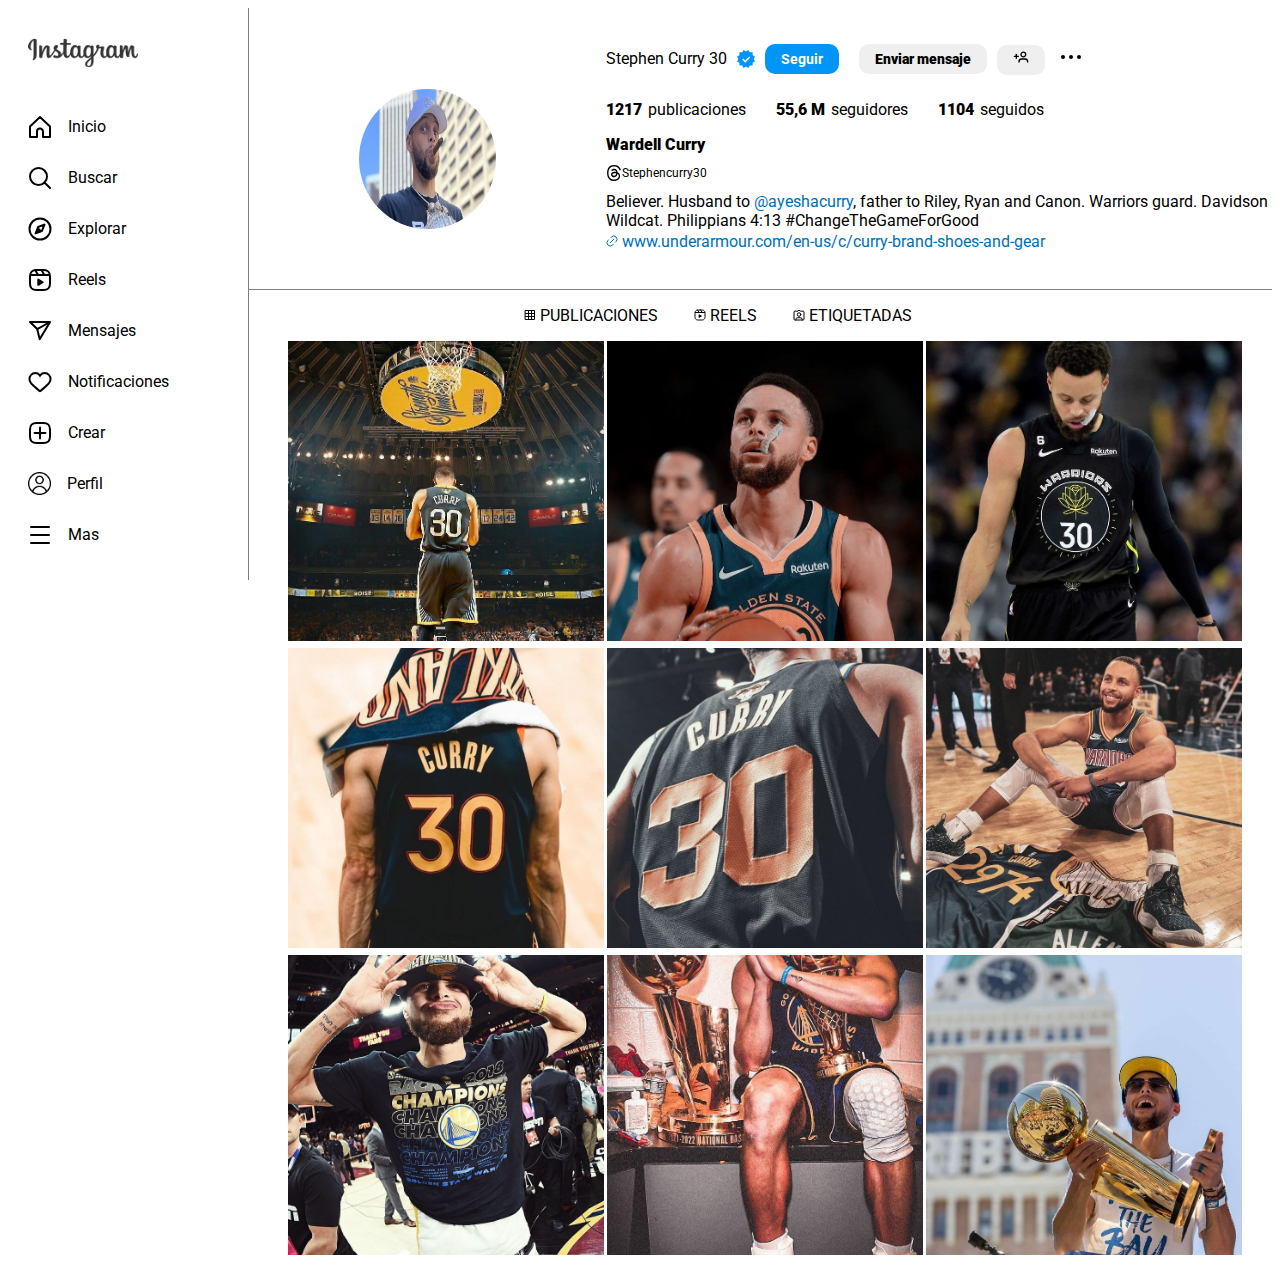
<file: index.html>
<!DOCTYPE html>
<html lang="en">
  <head>
    <meta charset="UTF-8" />
    <meta name="viewport" content="width=device-width, initial-scale=1.0" />
    <title>Wardell Curry @Stephencurry30</title>
    <link rel="preconnect" href="https://fonts.googleapis.com">
  <link rel="preconnect" href="https://fonts.gstatic.com" crossorigin>
  <link href="https://fonts.googleapis.com/css2?family=Dancing+Script:wght@400;500;600;700&family=Roboto:wght@300&display=swap" rel="stylesheet">
    <link rel="stylesheet" href="styles.css" />
  </head>
  <body>

    <aside>
      
      <img src="ig.png" alt="ig" width="110px" height="50">
      
      <br> <br>
      
      <div class="widget">
        <svg aria-label="Inicio"  fill="currentColor" height="24" role="img" viewBox="0 0 24 24" width="24"><title>Inicio</title><path d="M9.005 16.545a2.997 2.997 0 0 1 2.997-2.997A2.997 2.997 0 0 1 15 16.545V22h7V11.543L12 2 2 11.543V22h7.005Z" fill="none" stroke="currentColor" stroke-linejoin="round" stroke-width="2"></path></svg>
        <p class="move">Inicio</p>
      </div>

      <div class="widget">
        <svg aria-label="Buscar"  fill="currentColor" height="24" role="img" viewBox="0 0 24 24" width="24"><title>Buscar</title><path d="M19 10.5A8.5 8.5 0 1 1 10.5 2a8.5 8.5 0 0 1 8.5 8.5Z" fill="none" stroke="currentColor" stroke-linecap="round" stroke-linejoin="round" stroke-width="2"></path><line fill="none" stroke="currentColor" stroke-linecap="round" stroke-linejoin="round" stroke-width="2" x1="16.511" x2="22" y1="16.511" y2="22"></line></svg>
        <p class="move">Buscar</p>
      </div>

      <div class="widget">
        <svg aria-label="Explorar"  fill="currentColor" height="24" role="img" viewBox="0 0 24 24" width="24"><title>Explorar</title><polygon fill="none" points="13.941 13.953 7.581 16.424 10.06 10.056 16.42 7.585 13.941 13.953" stroke="currentColor" stroke-linecap="round" stroke-linejoin="round" stroke-width="2"></polygon><polygon fill-rule="evenodd" points="10.06 10.056 13.949 13.945 7.581 16.424 10.06 10.056"></polygon><circle cx="12.001" cy="12.005" fill="none" r="10.5" stroke="currentColor" stroke-linecap="round" stroke-linejoin="round" stroke-width="2"></circle></svg>
        <p class="move">Explorar</p>
      </div>

      <div class="widget">
        <svg aria-label="Reels"  fill="currentColor" height="24" role="img" viewBox="0 0 24 24" width="24"><title>Reels</title><line fill="none" stroke="currentColor" stroke-linejoin="round" stroke-width="2" x1="2.049" x2="21.95" y1="7.002" y2="7.002"></line><line fill="none" stroke="currentColor" stroke-linecap="round" stroke-linejoin="round" stroke-width="2" x1="13.504" x2="16.362" y1="2.001" y2="7.002"></line><line fill="none" stroke="currentColor" stroke-linecap="round" stroke-linejoin="round" stroke-width="2" x1="7.207" x2="10.002" y1="2.11" y2="7.002"></line><path d="M2 12.001v3.449c0 2.849.698 4.006 1.606 4.945.94.908 2.098 1.607 4.946 1.607h6.896c2.848 0 4.006-.699 4.946-1.607.908-.939 1.606-2.096 1.606-4.945V8.552c0-2.848-.698-4.006-1.606-4.945C19.454 2.699 18.296 2 15.448 2H8.552c-2.848 0-4.006.699-4.946 1.607C2.698 4.546 2 5.704 2 8.552Z" fill="none" stroke="currentColor" stroke-linecap="round" stroke-linejoin="round" stroke-width="2"></path><path d="M9.763 17.664a.908.908 0 0 1-.454-.787V11.63a.909.909 0 0 1 1.364-.788l4.545 2.624a.909.909 0 0 1 0 1.575l-4.545 2.624a.91.91 0 0 1-.91 0Z" fill-rule="evenodd"></path></svg>
        <p class="move">Reels</p>
      </div>

      <div class="widget">
        <svg aria-label="Direct"  fill="currentColor" height="24" role="img" viewBox="0 0 24 24" width="24"><title>Direct</title><line fill="none" stroke="currentColor" stroke-linejoin="round" stroke-width="2" x1="22" x2="9.218" y1="3" y2="10.083"></line><polygon fill="none" points="11.698 20.334 22 3.001 2 3.001 9.218 10.084 11.698 20.334" stroke="currentColor" stroke-linejoin="round" stroke-width="2"></polygon></svg>
        <p class="move">Mensajes</p>
      </div>

      <div class="widget">
        <svg aria-label="Notificaciones" class="x1lliihq x1n2onr6 x5n08af" fill="currentColor" height="24" role="img" viewBox="0 0 24 24" width="24"><title>Notificaciones</title><path d="M16.792 3.904A4.989 4.989 0 0 1 21.5 9.122c0 3.072-2.652 4.959-5.197 7.222-2.512 2.243-3.865 3.469-4.303 3.752-.477-.309-2.143-1.823-4.303-3.752C5.141 14.072 2.5 12.167 2.5 9.122a4.989 4.989 0 0 1 4.708-5.218 4.21 4.21 0 0 1 3.675 1.941c.84 1.175.98 1.763 1.12 1.763s.278-.588 1.11-1.766a4.17 4.17 0 0 1 3.679-1.938m0-2a6.04 6.04 0 0 0-4.797 2.127 6.052 6.052 0 0 0-4.787-2.127A6.985 6.985 0 0 0 .5 9.122c0 3.61 2.55 5.827 5.015 7.97.283.246.569.494.853.747l1.027.918a44.998 44.998 0 0 0 3.518 3.018 2 2 0 0 0 2.174 0 45.263 45.263 0 0 0 3.626-3.115l.922-.824c.293-.26.59-.519.885-.774 2.334-2.025 4.98-4.32 4.98-7.94a6.985 6.985 0 0 0-6.708-7.218Z"></path></svg>
        <p class="move">Notificaciones</p>
      </div>

      <div class="widget">
        <svg aria-label="Nueva publicación"  fill="currentColor" height="24" role="img" viewBox="0 0 24 24" width="24"><title>Nueva publicación</title><path d="M2 12v3.45c0 2.849.698 4.005 1.606 4.944.94.909 2.098 1.608 4.946 1.608h6.896c2.848 0 4.006-.7 4.946-1.608C21.302 19.455 22 18.3 22 15.45V8.552c0-2.849-.698-4.006-1.606-4.945C19.454 2.7 18.296 2 15.448 2H8.552c-2.848 0-4.006.699-4.946 1.607C2.698 4.547 2 5.703 2 8.552Z" fill="none" stroke="currentColor" stroke-linecap="round" stroke-linejoin="round" stroke-width="2"></path><line fill="none" stroke="currentColor" stroke-linecap="round" stroke-linejoin="round" stroke-width="2" x1="6.545" x2="17.455" y1="12.001" y2="12.001"></line><line fill="none" stroke="currentColor" stroke-linecap="round" stroke-linejoin="round" stroke-width="2" x1="12.003" x2="12.003" y1="6.545" y2="17.455"></line></svg>
        <p class="move">Crear</p>
      </div>

      <div class="widget">
        <img src="usuario.png" alt="user" height="23px" width="23px">
        <p class="move">Perfil</p>
        
      </div>

      <div class="widget">
        <svg aria-label="Configuración"  fill="currentColor" height="24" role="img" viewBox="0 0 24 24" width="24"><title>Configuración</title><line fill="none" stroke="currentColor" stroke-linecap="round" stroke-linejoin="round" stroke-width="2" x1="3" x2="21" y1="4" y2="4"></line><line fill="none" stroke="currentColor" stroke-linecap="round" stroke-linejoin="round" stroke-width="2" x1="3" x2="21" y1="12" y2="12"></line><line fill="none" stroke="currentColor" stroke-linecap="round" stroke-linejoin="round" stroke-width="2" x1="3" x2="21" y1="20" y2="20"></line></svg>
        <p class="move">Mas</p>
      </div>
    </aside>
   
  
    <main>
      <section class="perfil">
        
        <div class="fotop">
          <img src="perfil.jpg" alt="error" height="140px" width="58%" />
        </div>
        
        
        <div class="texto">
          <div class="curry"><p>Stephen Curry 30</p>
          <svg
            aria-label="Verificado"
            class="separar"
            fill="rgb(0, 149, 246)"
            height="18"
            role="img"
            viewBox="0 0 40 40"
            width="18"
          >
           
            <path
              d="M19.998 3.094 14.638 0l-2.972 5.15H5.432v6.354L0 14.64 3.094 20 0 25.359l5.432 3.137v5.905h5.975L14.638 40l5.36-3.094L25.358 40l3.232-5.6h6.162v-6.01L40 25.359 36.905 20 40 14.641l-5.248-3.03v-6.46h-6.419L25.358 0l-5.36 3.094Zm7.415 11.225 2.254 2.287-11.43 11.5-6.835-6.93 2.244-2.258 4.587 4.581 9.18-9.18Z"
              fill-rule="evenodd"
            ></path>
          </svg>
          <div class="ss">
            <a class="estilo1" href="#">Seguir</a>
          </div>
          <div class="esms">
            <a class="estilo2" href="#">Enviar mensaje</a>
          </div>
          <div class="agg">
            <a class="estilo2" href="#"><svg
              aria-label="Cuentas similares"
              class="second"
              fill="currentColor"
              height="16"
              role="img"
              viewBox="0 0 24 24"
              width="16"
            >
              
              <path
                d="M19.006 8.252a3.5 3.5 0 1 1-3.499-3.5 3.5 3.5 0 0 1 3.5 3.5Z"
                fill="none"
                stroke="currentColor"
                stroke-miterlimit="10"
                stroke-width="2"
              ></path>
              <path
                d="M22 19.5v-.447a4.05 4.05 0 0 0-4.05-4.049h-4.906a4.05 4.05 0 0 0-4.049 4.049v.447"
                fill="none"
                stroke="currentColor"
                stroke-linecap="round"
                stroke-linejoin="round"
                stroke-width="2"
              ></path>
              <line
                fill="none"
                stroke="currentColor"
                stroke-linecap="round"
                stroke-miterlimit="10"
                stroke-width="2"
                x1="5.001"
                x2="5.001"
                y1="7.998"
                y2="14.003"
              ></line>
              <line
                fill="none"
                stroke="currentColor"
                stroke-linecap="round"
                stroke-miterlimit="10"
                stroke-width="2"
                x1="8.004"
                x2="2.003"
                y1="11"
                y2="11"
              ></line>
            </svg></a>
          </div>
          <div class="tresp">
            <svg
              aria-label="Opciones"
              class="second"
              fill="currentColor"
              height="32"
              role="img"
              viewBox="0 0 24 24"
              width="32"
            >
              
              <circle cx="12" cy="12" r="1.5"></circle>
              <circle cx="6" cy="12" r="1.5"></circle>
              <circle cx="18" cy="12" r="1.5"></circle>
            </svg>
          </div>
        </div>
        <div class="seguidores">
          <p class="negrita">1217 </p>
          <p class="space2">publicaciones</p>
          <p class="negrita">55,6 M</p>
          <p class="space2"> seguidores</p>
          <p class="negrita">1104</p>
          <p class="space2"> seguidos</p>
        </div> 
        
          <div>
            <p class="wardell">Wardell Curry</p>
          </div>
      
        <div class="arroba">
          
         <svg aria-label="Threads" fill="currentColor" height="16" role="img" viewBox="0 0 192 192" width="16"><title>Threads</title><path class="xcslo1z" d="M141.537 88.9883C140.71 88.5919 139.87 88.2104 139.019 87.8451C137.537 60.5382 122.616 44.905 97.5619 44.745C97.4484 44.7443 97.3355 44.7443 97.222 44.7443C82.2364 44.7443 69.7731 51.1409 62.102 62.7807L75.881 72.2328C81.6116 63.5383 90.6052 61.6848 97.2286 61.6848C97.3051 61.6848 97.3819 61.6848 97.4576 61.6855C105.707 61.7381 111.932 64.1366 115.961 68.814C118.893 72.2193 120.854 76.925 121.825 82.8638C114.511 81.6207 106.601 81.2385 98.145 81.7233C74.3247 83.0954 59.0111 96.9879 60.0396 116.292C60.5615 126.084 65.4397 134.508 73.775 140.011C80.8224 144.663 89.899 146.938 99.3323 146.423C111.79 145.74 121.563 140.987 128.381 132.296C133.559 125.696 136.834 117.143 138.28 106.366C144.217 109.949 148.617 114.664 151.047 120.332C155.179 129.967 155.42 145.8 142.501 158.708C131.182 170.016 117.576 174.908 97.0135 175.059C74.2042 174.89 56.9538 167.575 45.7381 153.317C35.2355 139.966 29.8077 120.682 29.6052 96C29.8077 71.3178 35.2355 52.0336 45.7381 38.6827C56.9538 24.4249 74.2039 17.11 97.0132 16.9405C119.988 17.1113 137.539 24.4614 149.184 38.788C154.894 45.8136 159.199 54.6488 162.037 64.9503L178.184 60.6422C174.744 47.9622 169.331 37.0357 161.965 27.974C147.036 9.60668 125.202 0.195148 97.0695 0H96.9569C68.8816 0.19447 47.2921 9.6418 32.7883 28.0793C19.8819 44.4864 13.2244 67.3157 13.0007 95.9325L13 96L13.0007 96.0675C13.2244 124.684 19.8819 147.514 32.7883 163.921C47.2921 182.358 68.8816 191.806 96.9569 192H97.0695C122.03 191.827 139.624 185.292 154.118 170.811C173.081 151.866 172.51 128.119 166.26 113.541C161.776 103.087 153.227 94.5962 141.537 88.9883ZM98.4405 129.507C88.0005 130.095 77.1544 125.409 76.6196 115.372C76.2232 107.93 81.9158 99.626 99.0812 98.6368C101.047 98.5234 102.976 98.468 104.871 98.468C111.106 98.468 116.939 99.0737 122.242 100.233C120.264 124.935 108.662 128.946 98.4405 129.507Z"></path></svg>
          <p>Stephencurry30</p>
          
         
        
        </div>

        <div>
          Believer. Husband to <a class="blue" href="/ayeshacurry/" role="link" tabindex="0">@ayeshacurry</a>, father to Riley, Ryan and Canon. Warriors guard. Davidson Wildcat. Philippians 4:13 #ChangeTheGameForGood
        </div>

        <div class="link">
          <svg aria-label="Icono de enlace"  fill="currentColor" height="12" role="img" viewBox="0 0 24 24" width="12"><title>Icono de enlace</title><path d="m9.726 5.123 1.228-1.228a6.47 6.47 0 0 1 9.15 9.152l-1.227 1.227m-4.603 4.603-1.228 1.228a6.47 6.47 0 0 1-9.15-9.152l1.227-1.227" fill="none" stroke="currentColor" stroke-linecap="round" stroke-linejoin="round" stroke-width="2"></path><line fill="none" stroke="currentColor" stroke-linecap="round" stroke-linejoin="round" stroke-width="2" x1="8.471" x2="15.529" y1="15.529" y2="8.471"></line></svg>
          <span >www.underarmour.com/en-us/c/curry-brand-shoes-and-gear</span>
        </div>

       

        <br><br>

        </div>
      </section>

      
      <div class="funciones">
       
        <p class="space2"> <svg aria-label="" class="x1lliihq x1n2onr6 x1roi4f4" fill="currentColor" height="12" role="img" viewBox="0 0 24 24" width="12"><title></title><rect fill="none" height="18" stroke="currentColor" stroke-linecap="round" stroke-linejoin="round" stroke-width="2" width="18" x="3" y="3"></rect><line fill="none" stroke="currentColor" stroke-linecap="round" stroke-linejoin="round" stroke-width="2" x1="9.015" x2="9.015" y1="3" y2="21"></line><line fill="none" stroke="currentColor" stroke-linecap="round" stroke-linejoin="round" stroke-width="2" x1="14.985" x2="14.985" y1="3" y2="21"></line><line fill="none" stroke="currentColor" stroke-linecap="round" stroke-linejoin="round" stroke-width="2" x1="21" x2="3" y1="9.015" y2="9.015"></line><line fill="none" stroke="currentColor" stroke-linecap="round" stroke-linejoin="round" stroke-width="2" x1="21" x2="3" y1="14.985" y2="14.985"></line></svg> PUBLICACIONES</p>
       
        <p class="space2">  <svg aria-label="" class="x1lliihq x1n2onr6 x1roi4f4" fill="currentColor" height="12" role="img" viewBox="0 0 24 24" width="12"><title></title><line fill="none" stroke="currentColor" stroke-linejoin="round" stroke-width="2" x1="2.049" x2="21.95" y1="7.002" y2="7.002"></line><line fill="none" stroke="currentColor" stroke-linecap="round" stroke-linejoin="round" stroke-width="2" x1="13.504" x2="16.362" y1="2.001" y2="7.002"></line><line fill="none" stroke="currentColor" stroke-linecap="round" stroke-linejoin="round" stroke-width="2" x1="7.207" x2="10.002" y1="2.11" y2="7.002"></line><path d="M2 12.001v3.449c0 2.849.698 4.006 1.606 4.945.94.908 2.098 1.607 4.946 1.607h6.896c2.848 0 4.006-.699 4.946-1.607.908-.939 1.606-2.096 1.606-4.945V8.552c0-2.848-.698-4.006-1.606-4.945C19.454 2.699 18.296 2 15.448 2H8.552c-2.848 0-4.006.699-4.946 1.607C2.698 4.546 2 5.704 2 8.552Z" fill="none" stroke="currentColor" stroke-linecap="round" stroke-linejoin="round" stroke-width="2"></path><path d="M9.763 17.664a.908.908 0 0 1-.454-.787V11.63a.909.909 0 0 1 1.364-.788l4.545 2.624a.909.909 0 0 1 0 1.575l-4.545 2.624a.91.91 0 0 1-.91 0Z" fill-rule="evenodd"></path></svg> REELS</p>
        <p class="space2"><svg aria-label="" class="x1lliihq x1n2onr6 x5n08af" fill="currentColor" height="12" role="img" viewBox="0 0 24 24" width="12"><title></title><path d="M10.201 3.797 12 1.997l1.799 1.8a1.59 1.59 0 0 0 1.124.465h5.259A1.818 1.818 0 0 1 22 6.08v14.104a1.818 1.818 0 0 1-1.818 1.818H3.818A1.818 1.818 0 0 1 2 20.184V6.08a1.818 1.818 0 0 1 1.818-1.818h5.26a1.59 1.59 0 0 0 1.123-.465Z" fill="none" stroke="currentColor" stroke-linecap="round" stroke-linejoin="round" stroke-width="2"></path><path d="M18.598 22.002V21.4a3.949 3.949 0 0 0-3.948-3.949H9.495A3.949 3.949 0 0 0 5.546 21.4v.603" fill="none" stroke="currentColor" stroke-linecap="round" stroke-linejoin="round" stroke-width="2"></path><circle cx="12.072" cy="11.075" fill="none" r="3.556" stroke="currentColor" stroke-linecap="round" stroke-linejoin="round" stroke-width="2"></circle></svg> ETIQUETADAS</p>
      </div> 
   

  <div class="container">
        
      <div class="columna">
        <img src="./imagenes/cinco.jpg" alt="" >
        </div>
      <div class="columna">
        <img src="./imagenes/dos.jpg" alt="">
      </div>
      <div class="columna">
        <img src="./imagenes/tres.jpg" alt="">
      </div>
      
      <div class="columna">
        <img src="./imagenes/cuatro.jpg" alt=""> 
      </div>

      <div class="columna"> 
        <img src="./imagenes/uno.jpg" alt="">
      </div>

      <div class="columna"> 
        <img src="./imagenes/seis.jpg" alt="">
      </div>

        <div class="columna"> 
          <img src="./imagenes/siete.jpg" alt="">
        </div>

        <div class="columna"> 
          <img src="./imagenes/ocho.jpg" alt="">
        </div>

        <div class="columna"> 
          <img src="./imagenes/nueve.jpg" alt="">
        </div>

        
    
  </div>
</main>    
</body>
</html>
</file>
<file: styles.css>
body{font-family: 'Dancing Script', cursive;
  font-family: 'Roboto', sans-serif;}

.perfil {
  display: grid;
  grid-template-columns: 35% 65%;
  justify-items: center;
  align-content: center;
  align-items: center;
  justify-content: center;
  padding-top: 25px;
  border-bottom: 1px grey solid;
  
}

.fotop img {
  border-radius: 100%;
}

.fotop{
  padding-left: 100px;
}


.curry {
  display: flex;
  
  align-content: center;
 
  align-items: center;
}

.separar{
  padding-left: 10px;
}

.esms {
  padding: 0 10px;
}
.ss {
  padding: 0 10px;
}

.tresp {
  padding: 0 10px;
}

.tresp :hover{
  cursor: pointer;
}

.estilo2 {
  background-color: rgb(239, 239, 239);
  color: black;
  padding: 7px 16px;
  border: 3px;
  border-radius: 10px;
  text-decoration: none;
  font-weight: 900;
  font-size: 14px;
}

.esms :hover{
  cursor: pointer;
}



.agg :hover{
  cursor: pointer;
}

.estilo1 {
 
  background-color: rgb(0, 149, 246);
  color: white;
  padding: 7px 16px;
  border: 3px;
  border-radius: 10px;
  text-decoration: none;
  font-weight: 700;
  font-size: 14px;
}

.ss :hover{
  cursor: pointer;
}

.widget {
  display: flex;
  align-items: center;
  justify-items: space;
  align-content: center;
  
}

.widget :hover{
  cursor: pointer;

}

aside {
  float: left;
  background-color: white;
  width: 200px;
  padding: 20px;
  padding-top: 20px;
  position: fixed;
  border-right: 1px grey solid ;
}



main{
  margin-left: 240px;
}
.move {
  padding-left: 16px;
}

.numeros {
  display: inline-block;
  padding: 0% 20px;
}

.seguidores {
  display: flex;
}

.space2 {
  padding-right: 30px;
  padding-left: 6px;
}

.wardell{
  padding: 0%;
  margin: 0%;
  font-weight: 900;
  
}
.arroba {
  font-size: 12px;
  display: flex;
  align-items: center;
  padding: 0%;
  color: black;
  text-decoration: none;
 
}

.link {
  margin-top: 2px;
  color: rgb(0,112,184);
  
}

.link :hover{
  cursor: pointer;
}
 .blue{
  color: rgb(0,112,184);
  text-decoration: none;
 }
.funciones {
  display: flex;
  text-align: center;
  padding-left: 270px;
  
  align-items: center;
}

.funciones :hover {
  
  cursor: pointer;
}

.container {
  margin: 0 auto;
  display: grid;
  grid-template-columns: repeat(3, 1fr);
  grid-gap: 3px;
  padding-left: 40px;
  padding-right: 30px;
}

.columna img {
  width: 100%;
  height: 300px;
  object-fit: cover;
}

.negrita{
  font-weight: 900;
}
</file>
